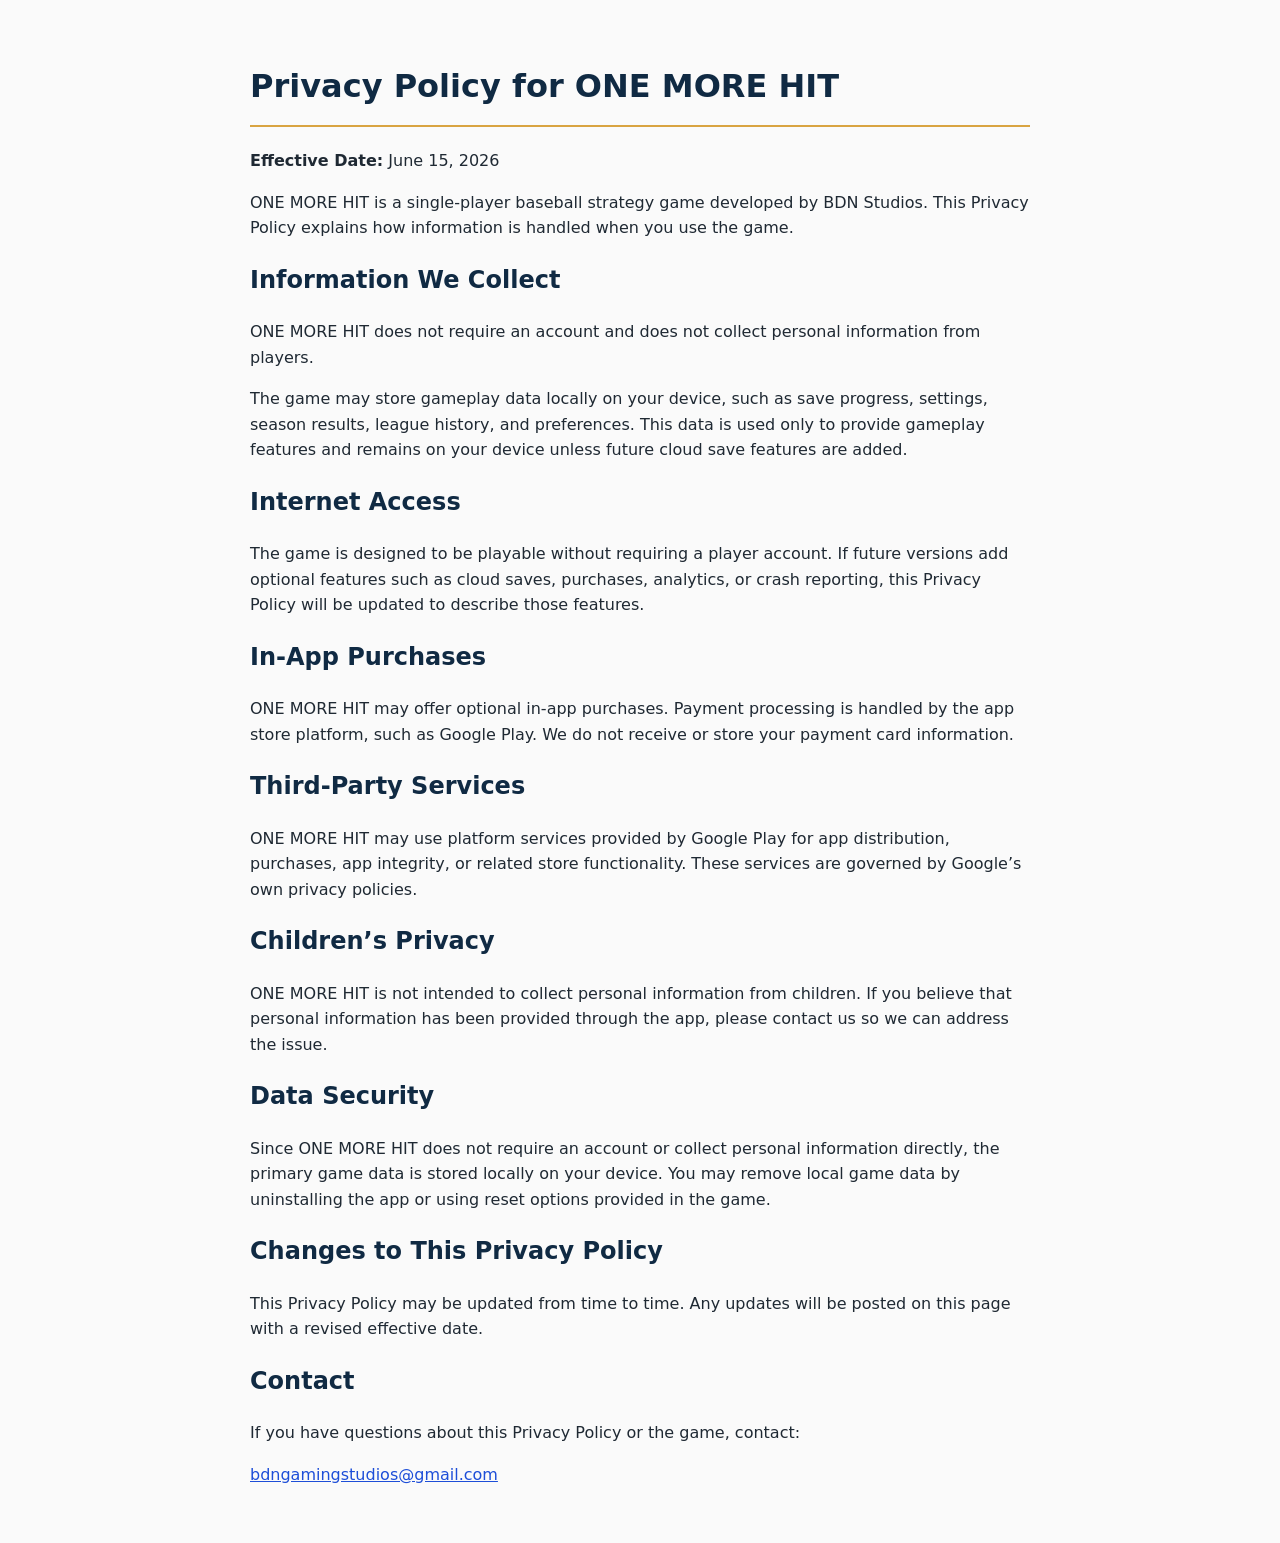
<file: docs/onemorehit-privacy.html>
<!DOCTYPE html>
<html lang="en">
<head>
  <meta charset="utf-8" />
  <meta name="viewport" content="width=device-width, initial-scale=1" />
  <title>ONE MORE HIT Privacy Policy</title>
  <style>
    body {
      font-family: system-ui, -apple-system, BlinkMacSystemFont, "Segoe UI", sans-serif;
      max-width: 780px;
      margin: 0 auto;
      padding: 40px 20px;
      line-height: 1.6;
      color: #1f2933;
      background: #fafafa;
    }
    h1, h2 {
      color: #102a43;
    }
    h1 {
      border-bottom: 2px solid #d9a441;
      padding-bottom: 12px;
    }
    a {
      color: #1d4ed8;
    }
  </style>
</head>
<body>
  <h1>Privacy Policy for ONE MORE HIT</h1>

  <p><strong>Effective Date:</strong> June 15, 2026</p>

  <p>
    ONE MORE HIT is a single-player baseball strategy game developed by
    BDN Studios. This Privacy Policy explains how information is handled
    when you use the game.
  </p>

  <h2>Information We Collect</h2>

  <p>
    ONE MORE HIT does not require an account and does not collect personal
    information from players.
  </p>

  <p>
    The game may store gameplay data locally on your device, such as save
    progress, settings, season results, league history, and preferences. This
    data is used only to provide gameplay features and remains on your device
    unless future cloud save features are added.
  </p>

  <h2>Internet Access</h2>

  <p>
    The game is designed to be playable without requiring a player account.
    If future versions add optional features such as cloud saves, purchases,
    analytics, or crash reporting, this Privacy Policy will be updated to
    describe those features.
  </p>

  <h2>In-App Purchases</h2>

  <p>
    ONE MORE HIT may offer optional in-app purchases. Payment processing is
    handled by the app store platform, such as Google Play. We do not receive
    or store your payment card information.
  </p>

  <h2>Third-Party Services</h2>

  <p>
    ONE MORE HIT may use platform services provided by Google Play for app
    distribution, purchases, app integrity, or related store functionality.
    These services are governed by Google’s own privacy policies.
  </p>

  <h2>Children’s Privacy</h2>

  <p>
    ONE MORE HIT is not intended to collect personal information from children.
    If you believe that personal information has been provided through the app,
    please contact us so we can address the issue.
  </p>

  <h2>Data Security</h2>

  <p>
    Since ONE MORE HIT does not require an account or collect personal
    information directly, the primary game data is stored locally on your
    device. You may remove local game data by uninstalling the app or using
    reset options provided in the game.
  </p>

  <h2>Changes to This Privacy Policy</h2>

  <p>
    This Privacy Policy may be updated from time to time. Any updates will be
    posted on this page with a revised effective date.
  </p>

  <h2>Contact</h2>

  <p>
    If you have questions about this Privacy Policy or the game, contact:
  </p>

  <p>
    <a href="mailto:bdngamingstudios@gmail.com">bdngamingstudios@gmail.com</a>
  </p>
</body>
</html>
</file>
